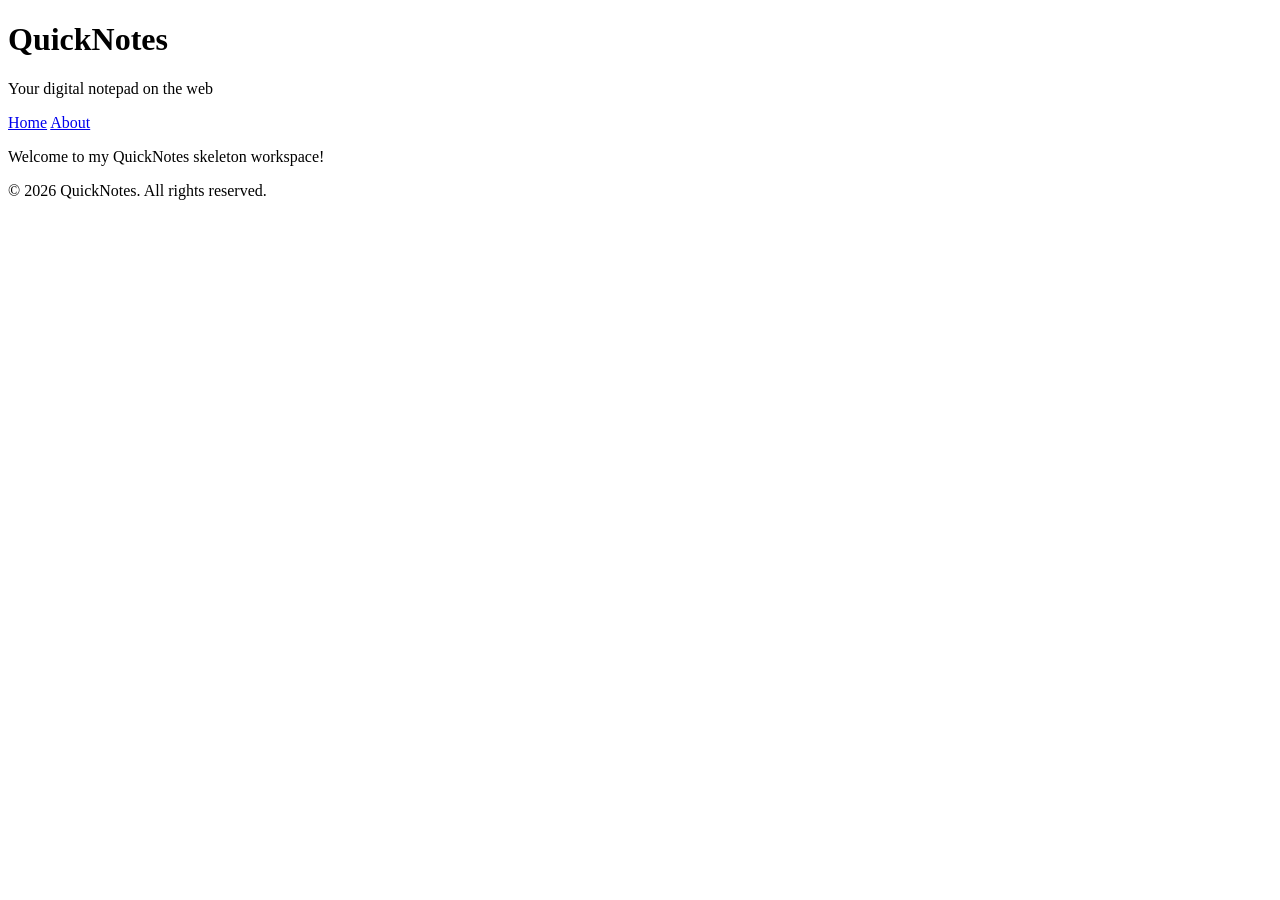
<file: day1/index.html>
<!DOCTYPE html>
<html lang="en">
<head>
    <meta charset="UTF-8">
    <meta name="viewport" content="width=device-width, initial-scale=1.0">
    <title>QuickNotes - Home</title>
</head>
<body>

    <header>
        <!-- Tagline or main title goes here -->
        <h1>QuickNotes</h1>
        <p>Your digital notepad on the web</p>
        
        <nav>
            <a href="index.html">Home</a>
            <a href="about.html">About</a>
        </nav>
    </header>

    <main>
        <p>Welcome to my QuickNotes skeleton workspace!</p>
    </main>

    <footer>
        <p>&copy; 2026 QuickNotes. All rights reserved.</p>
    </footer>

</body>
</html>
</file>
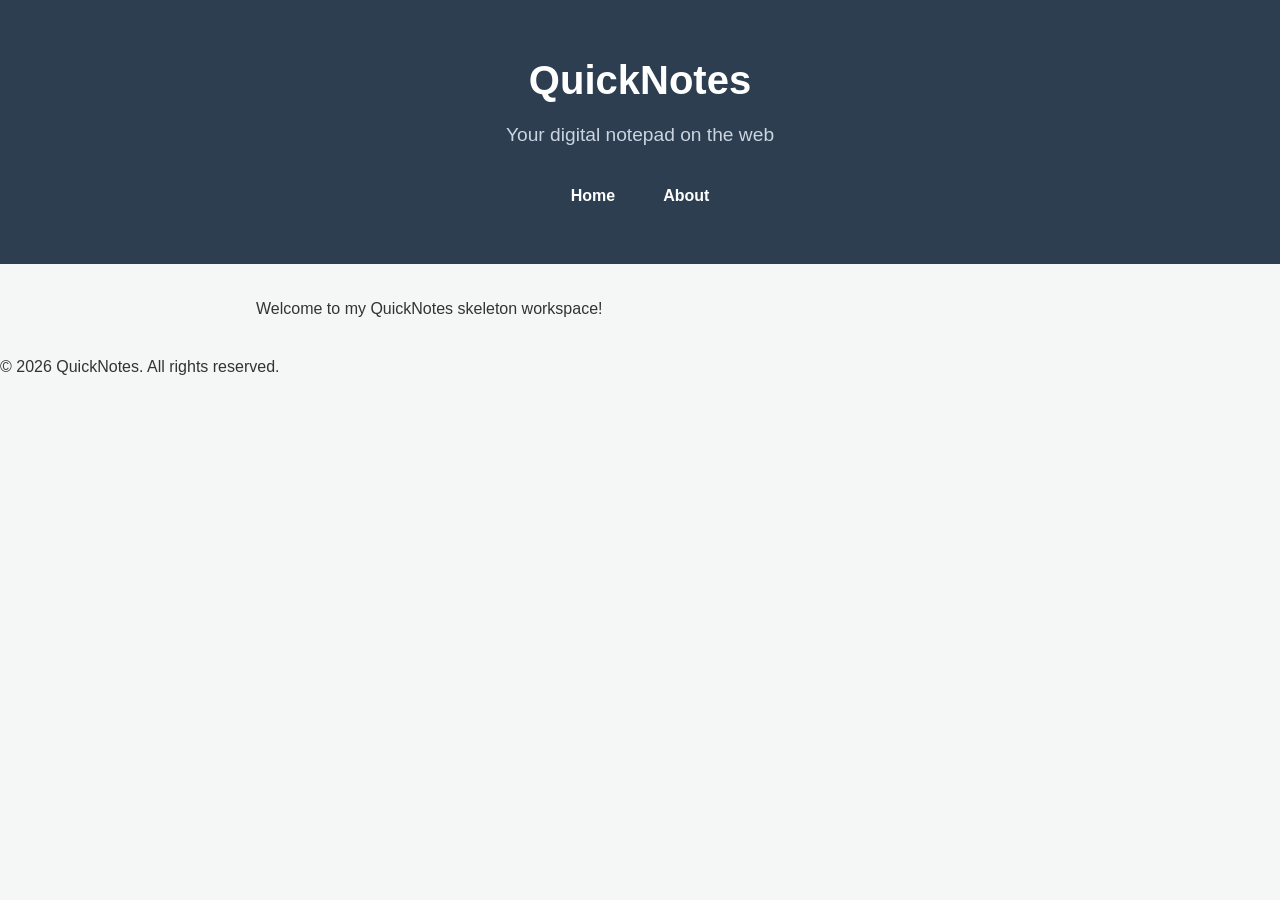
<file: day2/index.html>
<!DOCTYPE html>
<html lang="en">
<head>
    <meta charset="UTF-8">
    <meta name="viewport" content="width=device-width, initial-scale=1.0">
    <title>QuickNotes - Home</title>
    <link rel="stylesheet" href="style.css">
</head>
<body>

    <header>
        <!-- Tagline or main title goes here -->
        <h1>QuickNotes</h1>
        <p>Your digital notepad on the web</p>
        
        <nav>
            <a href="index.html">Home</a>
            <a href="about.html">About</a>
        </nav>
    </header>

    <main>
        <p>Welcome to my QuickNotes skeleton workspace!</p>
    </main>

    <footer>
        <p>&copy; 2026 QuickNotes. All rights reserved.</p>
    </footer>

</body>
</html>
</file>
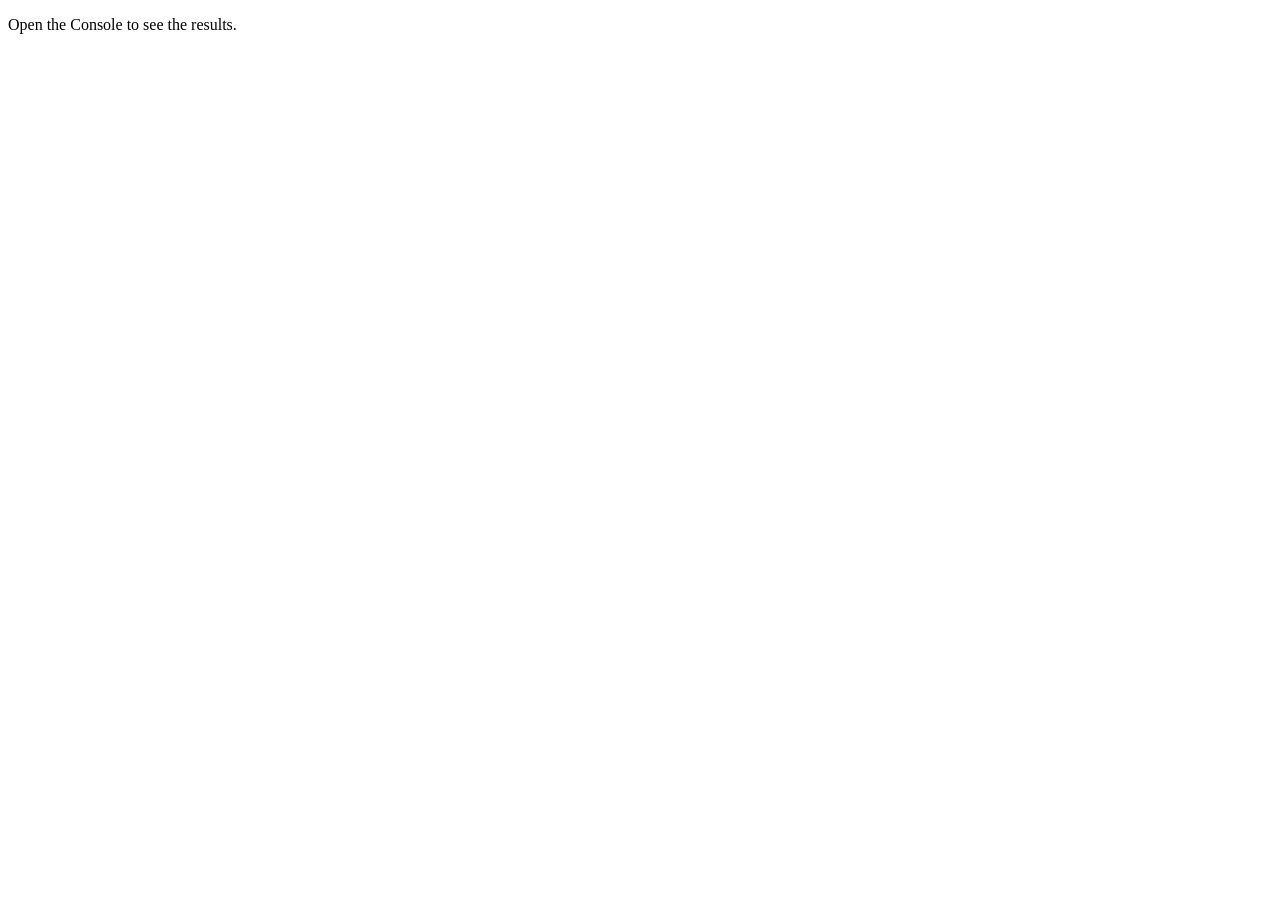
<file: day3/index.html>
<!DOCTYPE html>
<html lang="en">
<head>
    <meta charset="UTF-8">
    <meta name="viewport" content="width=device-width, initial-scale=1.0">
    <title>Notes Toolkit</title>
    <script src="script.js" defer></script>
</head>
<body>
    <p>Open the Console to see the results.</p>
</body>
</html>
</file>
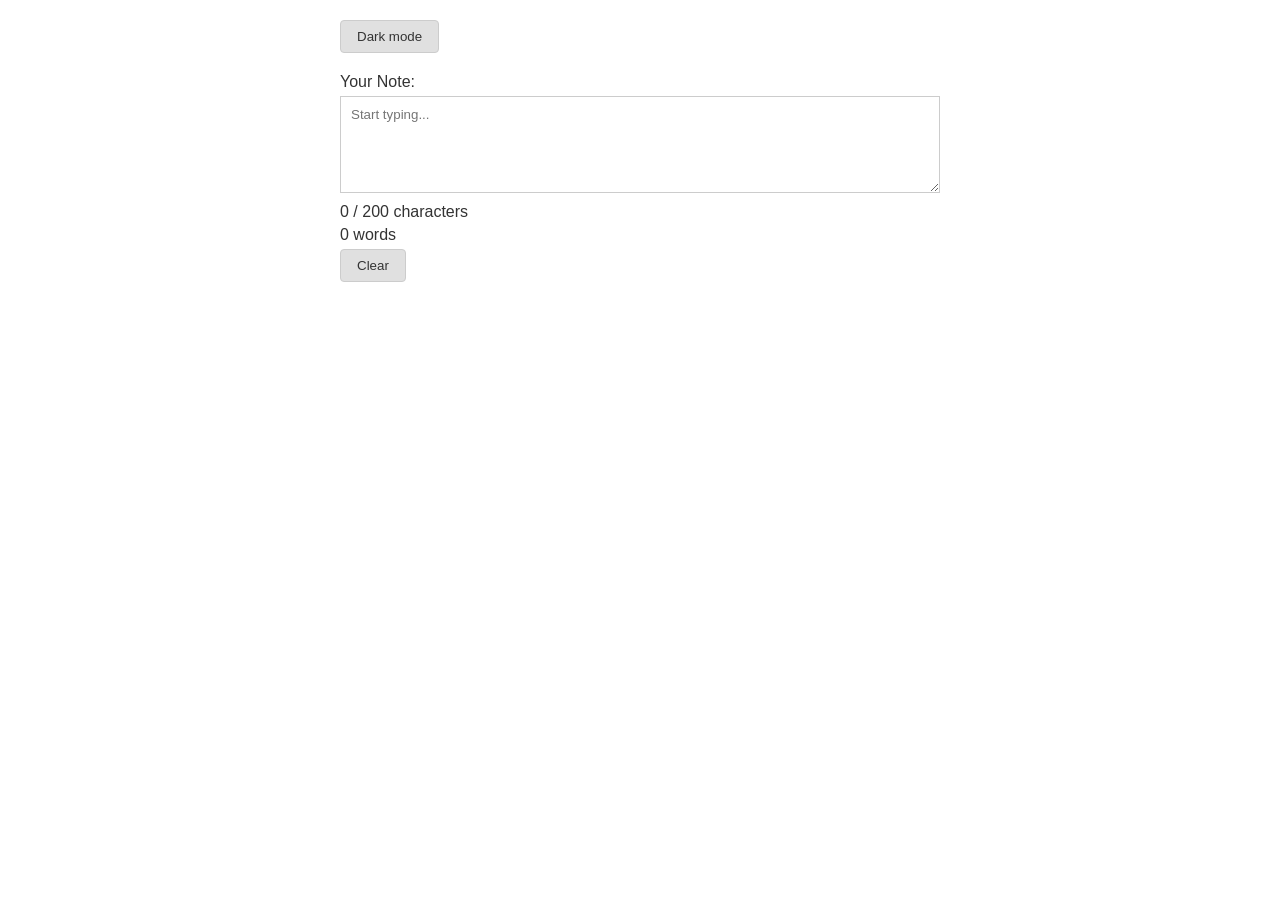
<file: day4/index.html>
<!DOCTYPE html>
<html lang="en">
<head>
    <meta charset="UTF-8">
    <meta name="viewport" content="width=device-width, initial-scale=1.0">
    <title>Live Character Counter and Dark Mode</title>
    <link rel="stylesheet" href="style.css">
    <script src="script.js" defer></script>
</head>
<body>
    <div class="container">
        <button id="theme-toggle">Dark mode</button>
        
        <div class="input-group">
            <label for="note-text">Your Note:</label>
            <textarea id="note-text" rows="5" placeholder="Start typing..."></textarea>
        </div>
        
        <p id="char-count">0 / 200 characters</p>
        <p id="word-count">0 words</p>
        
        <button id="clear-btn">Clear</button>
    </div>
</body>
</html>
</file>
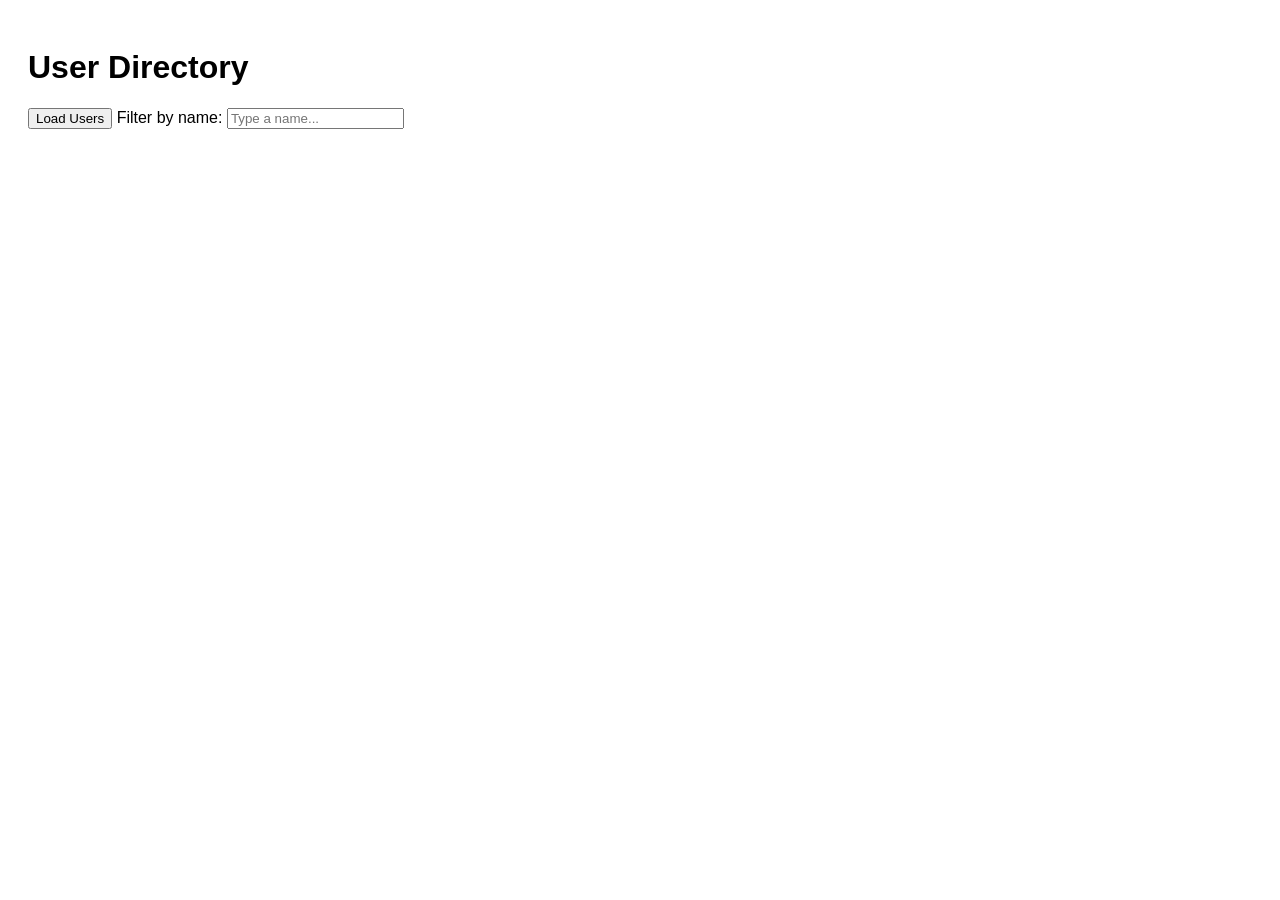
<file: day5/index.html>
<!DOCTYPE html>
<html lang="en">
<head>
    <meta charset="UTF-8">
    <meta name="viewport" content="width=device-width, initial-scale=1.0">
    <title>User Directory</title>
    <script src="users.js" defer></script>
    <style>
        body { font-family: sans-serif; padding: 20px; }
        .controls { margin-bottom: 20px; }
        .user-card { border: 1px solid #ccc; padding: 10px; margin-bottom: 10px; border-radius: 4px; }
        .user-card h3 { margin: 0 0 5px 0; }
        .user-card p { margin: 0; color: #555; }
    </style>
</head>
<body>
    <h1>User Directory</h1>
    
    <div class="controls">
        <button id="load-users">Load Users</button>
        <label for="filter-input">Filter by name:</label>
        <input type="text" id="filter-input" placeholder="Type a name...">
    </div>
    
    <p id="status"></p>
    
    <ul id="users-list" style="list-style: none; padding: 0;"></ul>
</body>
</html>
</file>
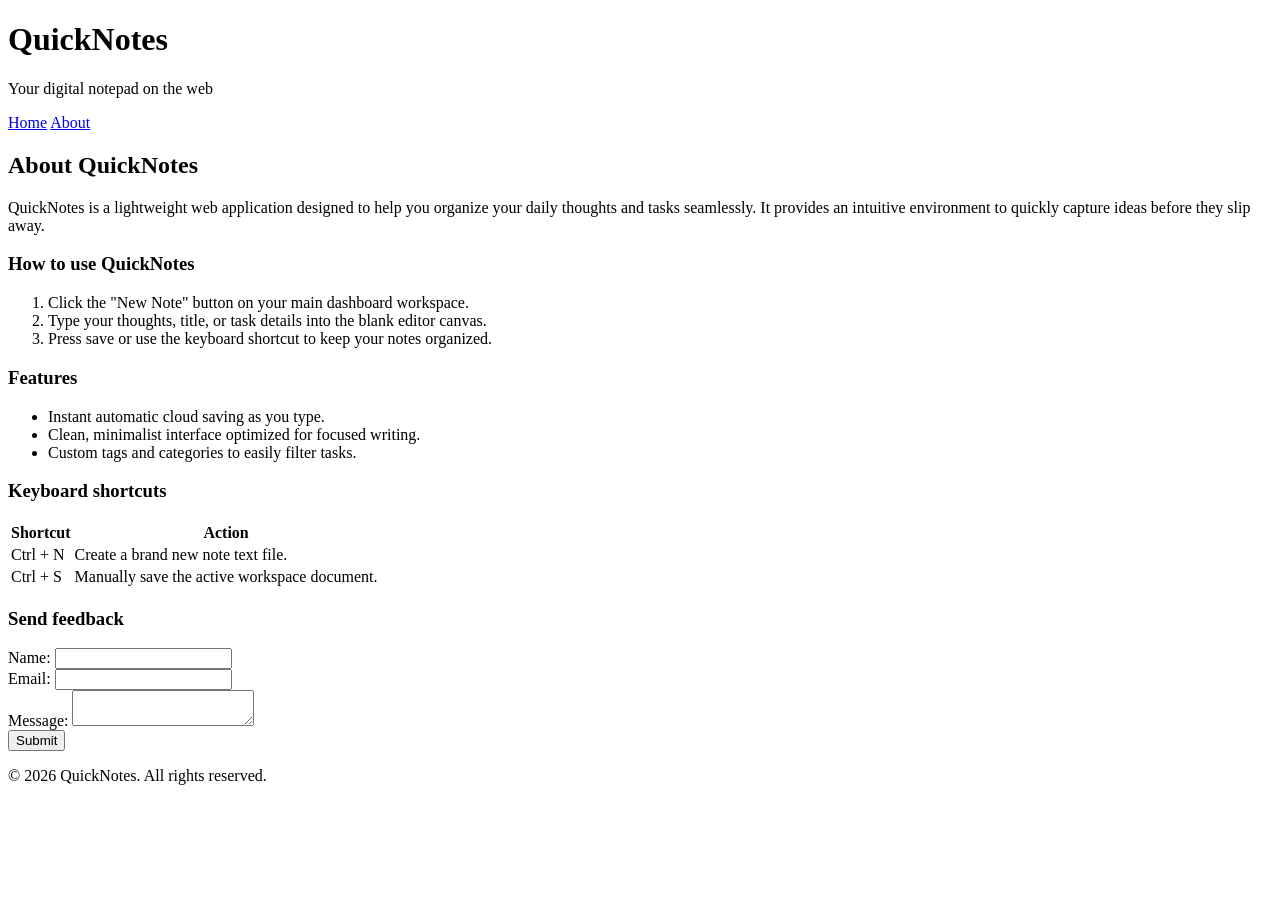
<file: day1/about.html>
<!DOCTYPE html>
<html lang="en">
<head>
    <meta charset="UTF-8">
    <meta name="viewport" content="width=device-width, initial-scale=1.0">
    <title>About QuickNotes</title>
</head>
<body>

    <header>
        <h1>QuickNotes</h1>
        <p>Your digital notepad on the web</p>
        
        <nav>
            <a href="index.html">Home</a>
            <a href="about.html">About</a>
        </nav>
    </header>

    <main>
        <h2>About QuickNotes</h2>
        <p>QuickNotes is a lightweight web application designed to help you organize your daily thoughts and tasks seamlessly. It provides an intuitive environment to quickly capture ideas before they slip away.</p>

        <!-- How to Use Section (Ordered List) -->
        <section>
            <h3>How to use QuickNotes</h3>
            <ol>
                <li>Click the "New Note" button on your main dashboard workspace.</li>
                <li>Type your thoughts, title, or task details into the blank editor canvas.</li>
                <li>Press save or use the keyboard shortcut to keep your notes organized.</li>
            </ol>
        </section>

        <!-- Features Section (Unordered List) -->
        <section>
            <h3>Features</h3>
            <ul>
                <li>Instant automatic cloud saving as you type.</li>
                <li>Clean, minimalist interface optimized for focused writing.</li>
                <li>Custom tags and categories to easily filter tasks.</li>
            </ul>
        </section>

        <!-- Keyboard Shortcuts Section (Table) -->
        <section>
            <h3>Keyboard shortcuts</h3>
            <table>
                <thead>
                    <tr>
                        <th>Shortcut</th>
                        <th>Action</th>
                    </tr>
                </thead>
                <tbody>
                    <tr>
                        <td>Ctrl + N</td>
                        <td>Create a brand new note text file.</td>
                    </tr>
                    <tr>
                        <td>Ctrl + S</td>
                        <td>Manually save the active workspace document.</td>
                    </tr>
                </tbody>
            </table>
        </section>

        <!-- Send Feedback Section (Form with Accessible Labels) -->
        <section>
            <h3>Send feedback</h3>
            <form action="#" method="POST">
                <div>
                    <label for="name">Name:</label>
                    <input type="text" id="name" name="user-name" required>
                </div>
                
                <div>
                    <label for="email">Email:</label>
                    <input type="email" id="email" name="user-email" required>
                </div>
                
                <div>
                    <label for="message">Message:</label>
                    <textarea id="message" name="user-message" required></textarea>
                </div>
                
                <button type="submit">Submit</button>
            </form>
        </section>
    </main>

    <footer>
        <p>&copy; 2026 QuickNotes. All rights reserved.</p>
    </footer>

</body>
</html>
</file>
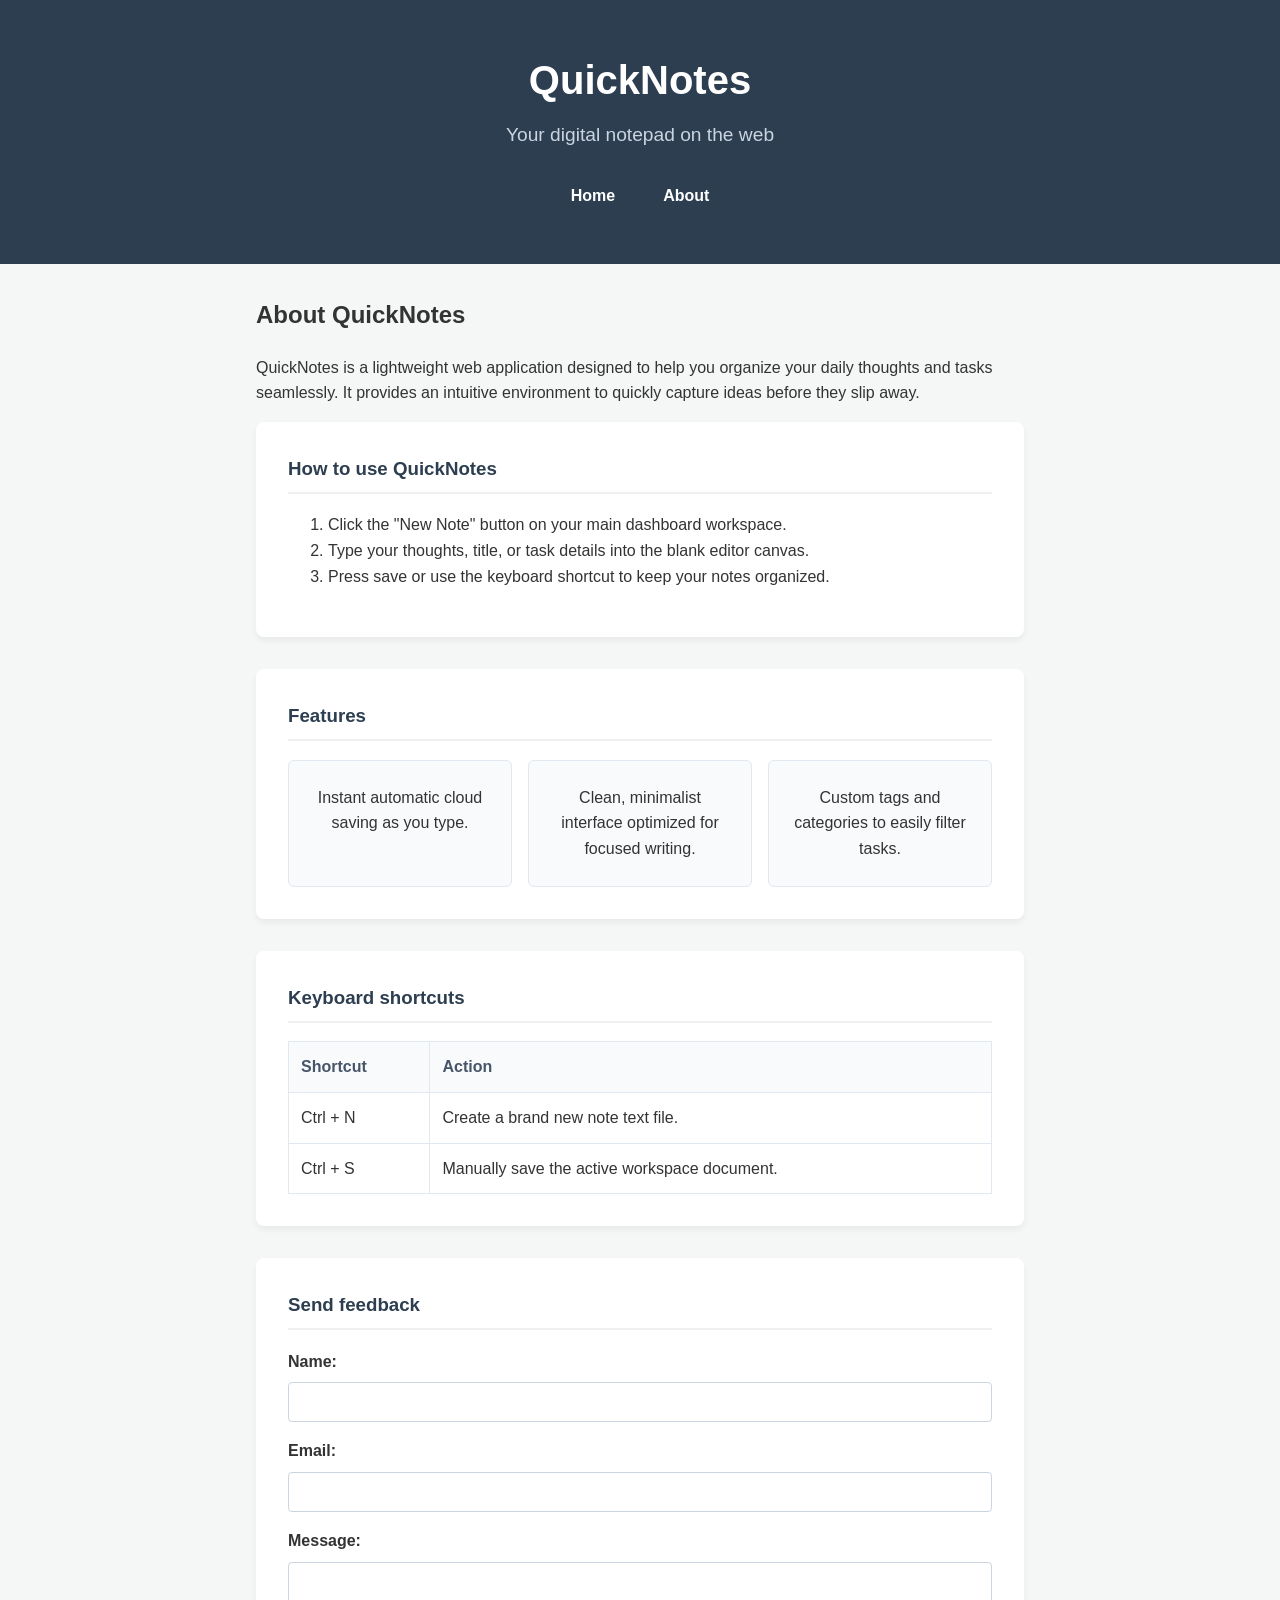
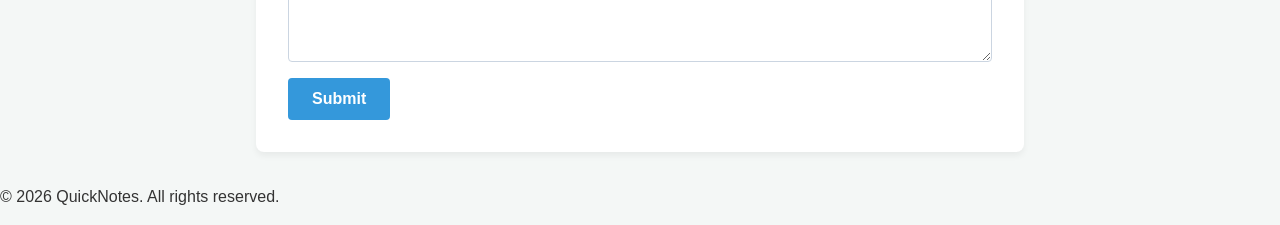
<file: day2/about.html>
<!DOCTYPE html>
<html lang="en">
<head>
    <meta charset="UTF-8">
    <meta name="viewport" content="width=device-width, initial-scale=1.0">
    <title>About QuickNotes</title>
    <link rel="stylesheet" href="style.css">
</head>
<body>

    <header>
        <h1>QuickNotes</h1>
        <p>Your digital notepad on the web</p>
        
        <nav>
            <a href="index.html">Home</a>
            <a href="about.html">About</a>
        </nav>
    </header>

    <main>
        <h2>About QuickNotes</h2>
        <p>QuickNotes is a lightweight web application designed to help you organize your daily thoughts and tasks seamlessly. It provides an intuitive environment to quickly capture ideas before they slip away.</p>

        <!-- How to Use Section (Ordered List) -->
        <section>
            <h3>How to use QuickNotes</h3>
            <ol>
                <li>Click the "New Note" button on your main dashboard workspace.</li>
                <li>Type your thoughts, title, or task details into the blank editor canvas.</li>
                <li>Press save or use the keyboard shortcut to keep your notes organized.</li>
            </ol>
        </section>

        <!-- Features Section (Unordered List) -->
        <section>
            <h3>Features</h3>
            <ul class="features">
                <li>Instant automatic cloud saving as you type.</li>
                <li>Clean, minimalist interface optimized for focused writing.</li>
                <li>Custom tags and categories to easily filter tasks.</li>
            </ul>
        </section>

        <!-- Keyboard Shortcuts Section (Table) -->
        <section>
            <h3>Keyboard shortcuts</h3>
            <table>
                <thead>
                    <tr>
                        <th>Shortcut</th>
                        <th>Action</th>
                    </tr>
                </thead>
                <tbody>
                    <tr>
                        <td>Ctrl + N</td>
                        <td>Create a brand new note text file.</td>
                    </tr>
                    <tr>
                        <td>Ctrl + S</td>
                        <td>Manually save the active workspace document.</td>
                    </tr>
                </tbody>
            </table>
        </section>

        <!-- Send Feedback Section (Form with Accessible Labels) -->
        <section>
            <h3>Send feedback</h3>
            <form action="#" method="POST">
                <div>
                    <label for="name">Name:</label>
                    <input type="text" id="name" name="user-name" required>
                </div>
                
                <div>
                    <label for="email">Email:</label>
                    <input type="email" id="email" name="user-email" required>
                </div>
                
                <div>
                    <label for="message">Message:</label>
                    <textarea id="message" name="user-message" required></textarea>
                </div>
                
                <button type="submit">Submit</button>
            </form>
        </section>
    </main>

    <footer>
        <p>&copy; 2026 QuickNotes. All rights reserved.</p>
    </footer>

</body>
</html>
</file>
<file: day2/style.css>
/* 1. Box-sizing reset */
*, *::before, *::after {
    box-sizing: border-box;
}

/* 2. Base body styles */
body {
    margin: 0;
    font-family: -apple-system, BlinkMacSystemFont, "Segoe UI", Roboto, Helvetica, Arial, sans-serif;
    background-color: #f4f7f6;
    color: #333;
    line-height: 1.6;
}

/* 3. Header styles */
header {
    background-color: #2c3e50;
    color: white;
    padding: 3rem 1rem;
    text-align: center;
}

header h1 {
    margin-top: 0;
    margin-bottom: 0.5rem;
    font-size: 2.5rem;
}

header p {
    margin-top: 0;
    margin-bottom: 1.5rem;
    color: #cbd5e1;
    font-size: 1.2rem;
}

/* 3. Nav with Flexbox */
nav {
    display: flex;
    justify-content: center;
    gap: 16px;
}

nav a {
    color: white;
    text-decoration: none;
    font-weight: bold;
    padding: 0.5rem 1rem;
    border-radius: 4px;
    transition: background-color 0.3s ease, color 0.3s ease;
}

nav a:hover {
    background-color: #34495e;
    color: #ecf0f1;
}

/* 4. Main and Section (Card look) */
main {
    max-width: 800px;
    margin: 2rem auto;
    padding: 0 1rem;
}

section {
    background-color: white;
    border-radius: 8px;
    padding: 2rem;
    margin-bottom: 2rem;
    box-shadow: 0 4px 6px rgba(0, 0, 0, 0.05);
}

section h3 {
    margin-top: 0;
    border-bottom: 2px solid #f0f0f0;
    padding-bottom: 0.5rem;
    color: #2c3e50;
}

/* 5. Features Grid */
.features {
    display: grid;
    grid-template-columns: repeat(auto-fit, minmax(180px, 1fr));
    gap: 1rem;
    list-style: none;
    padding: 0;
    margin: 0;
}

.features li {
    background-color: #f8fafc;
    border: 1px solid #e2e8f0;
    padding: 1.5rem;
    border-radius: 6px;
    text-align: center;
}

/* 6. Table styles */
table {
    width: 100%;
    border-collapse: collapse;
    margin-top: 1rem;
}

th, td {
    border: 1px solid #e2e8f0;
    padding: 12px;
    text-align: left;
}

th {
    background-color: #f8fafc;
    color: #475569;
}

/* 7. Form styles */
form div {
    display: flex;
    flex-direction: column;
    margin-bottom: 1rem;
}

label {
    margin-bottom: 0.5rem;
    font-weight: 600;
}

input, textarea {
    width: 100%;
    padding: 10px;
    border: 1px solid #cbd5e1;
    border-radius: 4px;
    font-family: inherit;
    font-size: 1rem;
}

textarea {
    resize: vertical;
    min-height: 100px;
}

button {
    background-color: #3498db;
    color: white;
    border: none;
    padding: 12px 24px;
    font-size: 1rem;
    border-radius: 4px;
    cursor: pointer;
    font-weight: bold;
    transition: background-color 0.3s ease, transform 0.1s ease;
}

button:hover {
    background-color: #2980b9;
}

button:active {
    transform: translateY(2px);
}

/* 8. Media query */
@media (max-width: 600px) {
    header {
        padding: 1.5rem 1rem;
    }
    
    header h1 {
        font-size: 1.75rem;
    }
    
    section {
        padding: 1.5rem;
    }
}
</file>
<file: day4/style.css>
:root {
    --bg-color: #ffffff;
    --text-color: #333333;
    --border-color: #cccccc;
    --btn-bg: #e0e0e0;
    --btn-text: #333333;
}

body.dark {
    --bg-color: #1e1e1e;
    --text-color: #f0f0f0;
    --border-color: #555555;
    --btn-bg: #444444;
    --btn-text: #f0f0f0;
}

body {
    background-color: var(--bg-color);
    color: var(--text-color);
    font-family: Arial, sans-serif;
    margin: 0;
    padding: 20px;
    transition: background-color 0.3s, color 0.3s;
}

.container {
    max-width: 600px;
    margin: 0 auto;
}

#theme-toggle {
    margin-bottom: 20px;
}

button {
    background-color: var(--btn-bg);
    color: var(--btn-text);
    border: 1px solid var(--border-color);
    padding: 8px 16px;
    cursor: pointer;
    border-radius: 4px;
}

.input-group {
    display: flex;
    flex-direction: column;
    margin-bottom: 10px;
}

.input-group label {
    margin-bottom: 5px;
}

textarea {
    background-color: var(--bg-color);
    color: var(--text-color);
    border: 1px solid var(--border-color);
    padding: 10px;
    font-family: inherit;
    resize: vertical;
}

p {
    margin: 5px 0;
}

.warning {
    color: orange;
}

.over {
    color: red;
    font-weight: bold;
}
</file>
